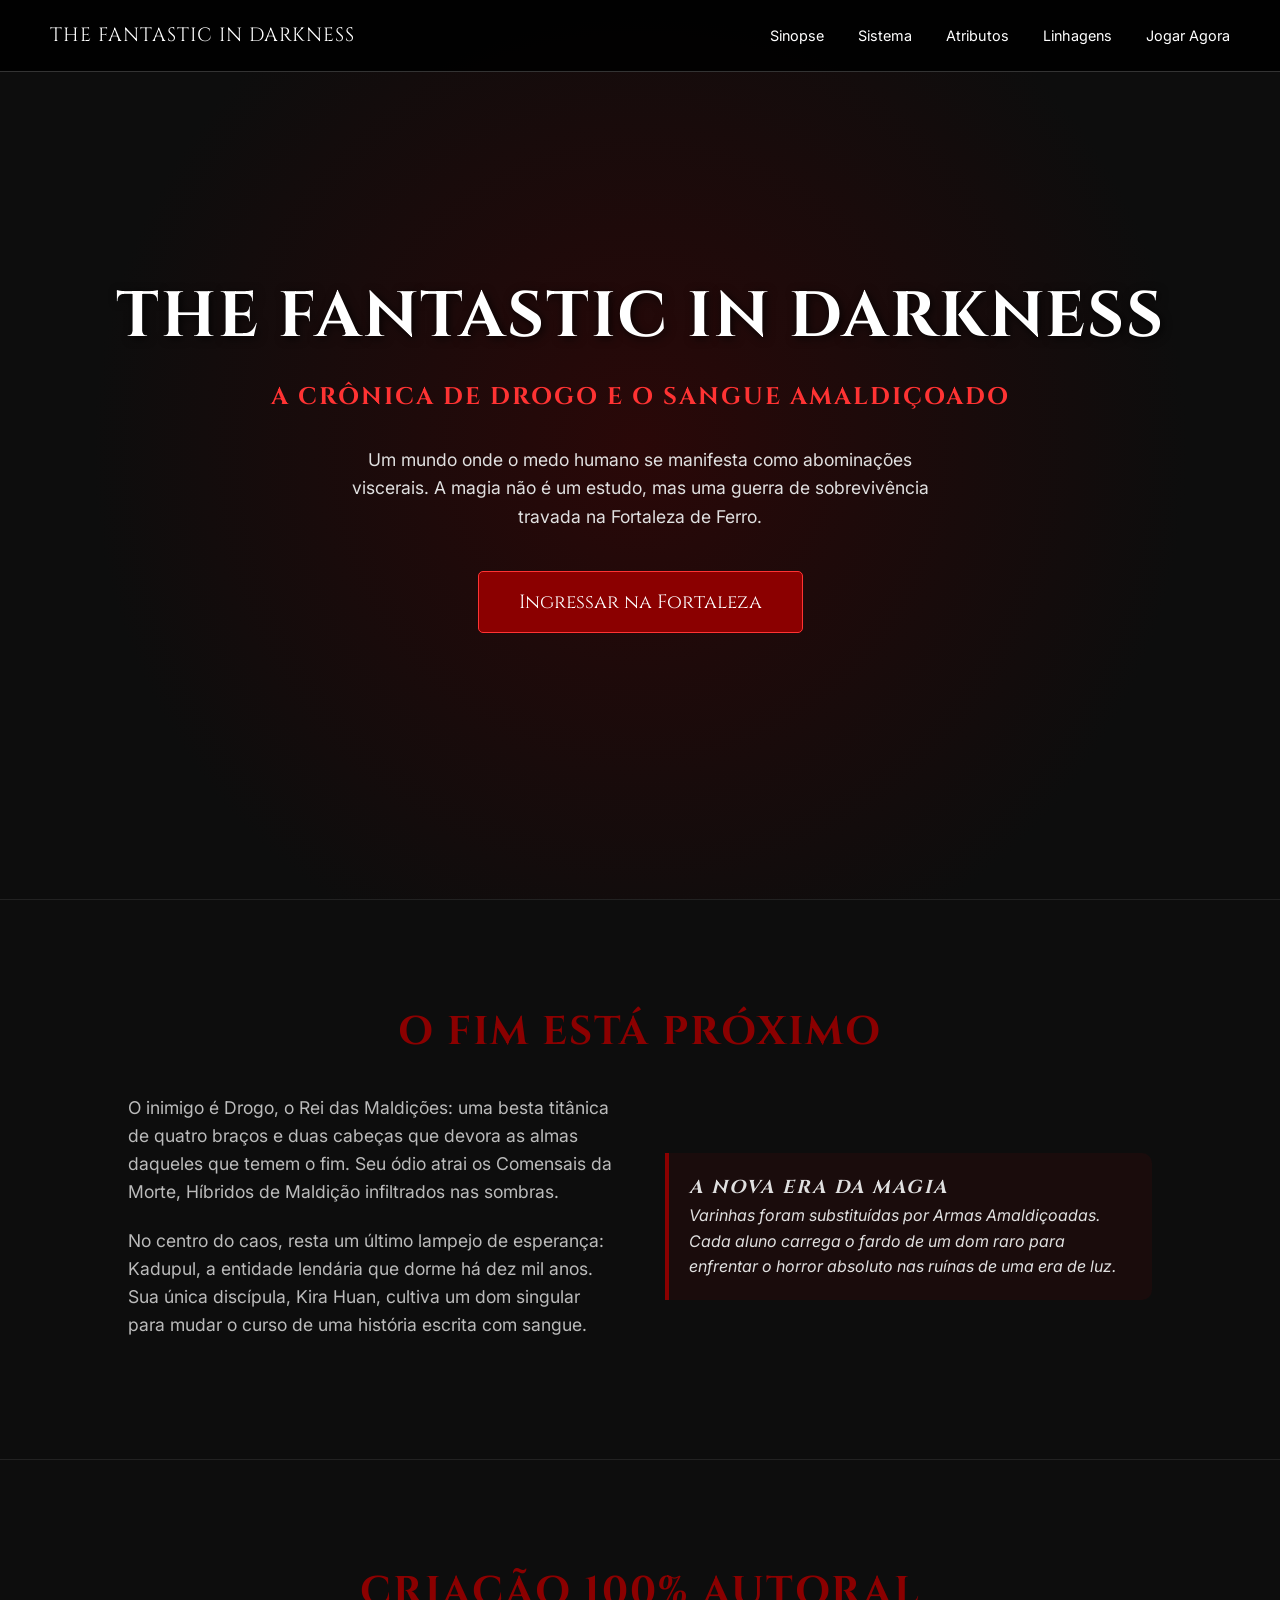
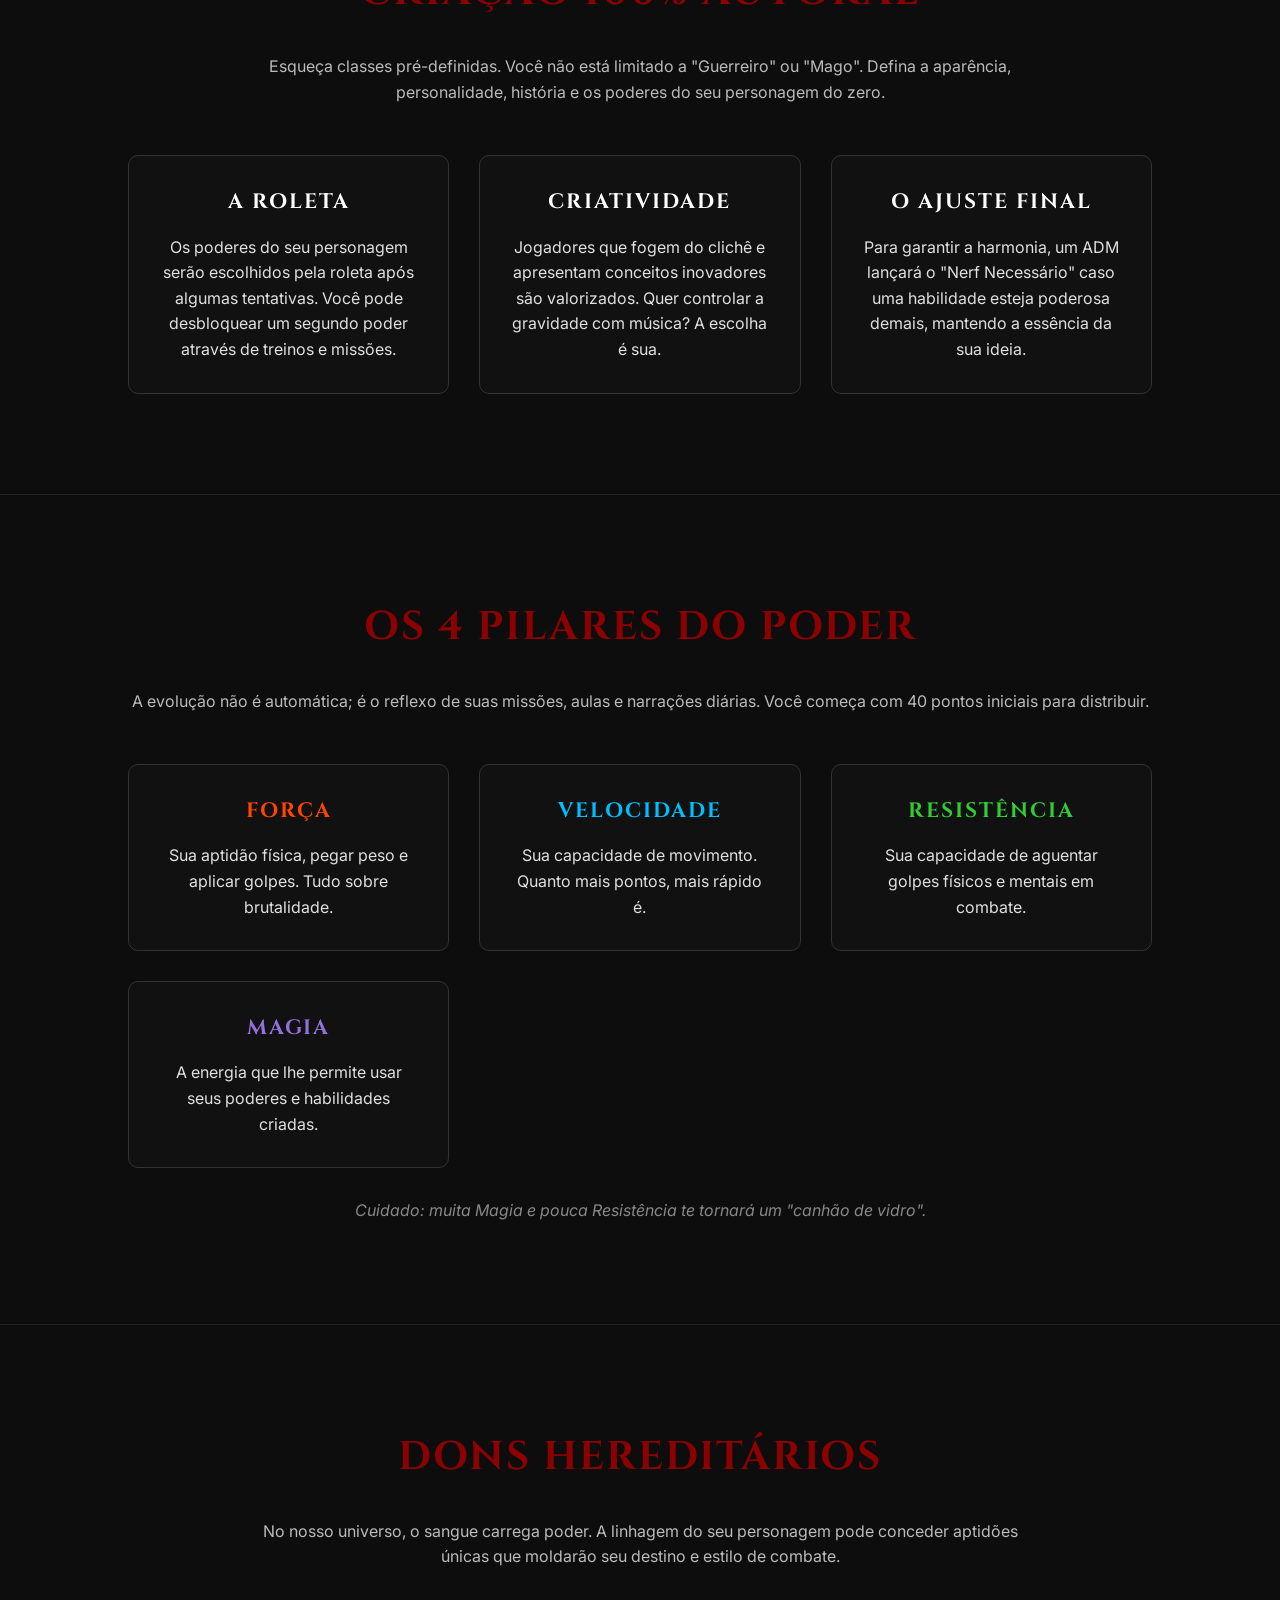
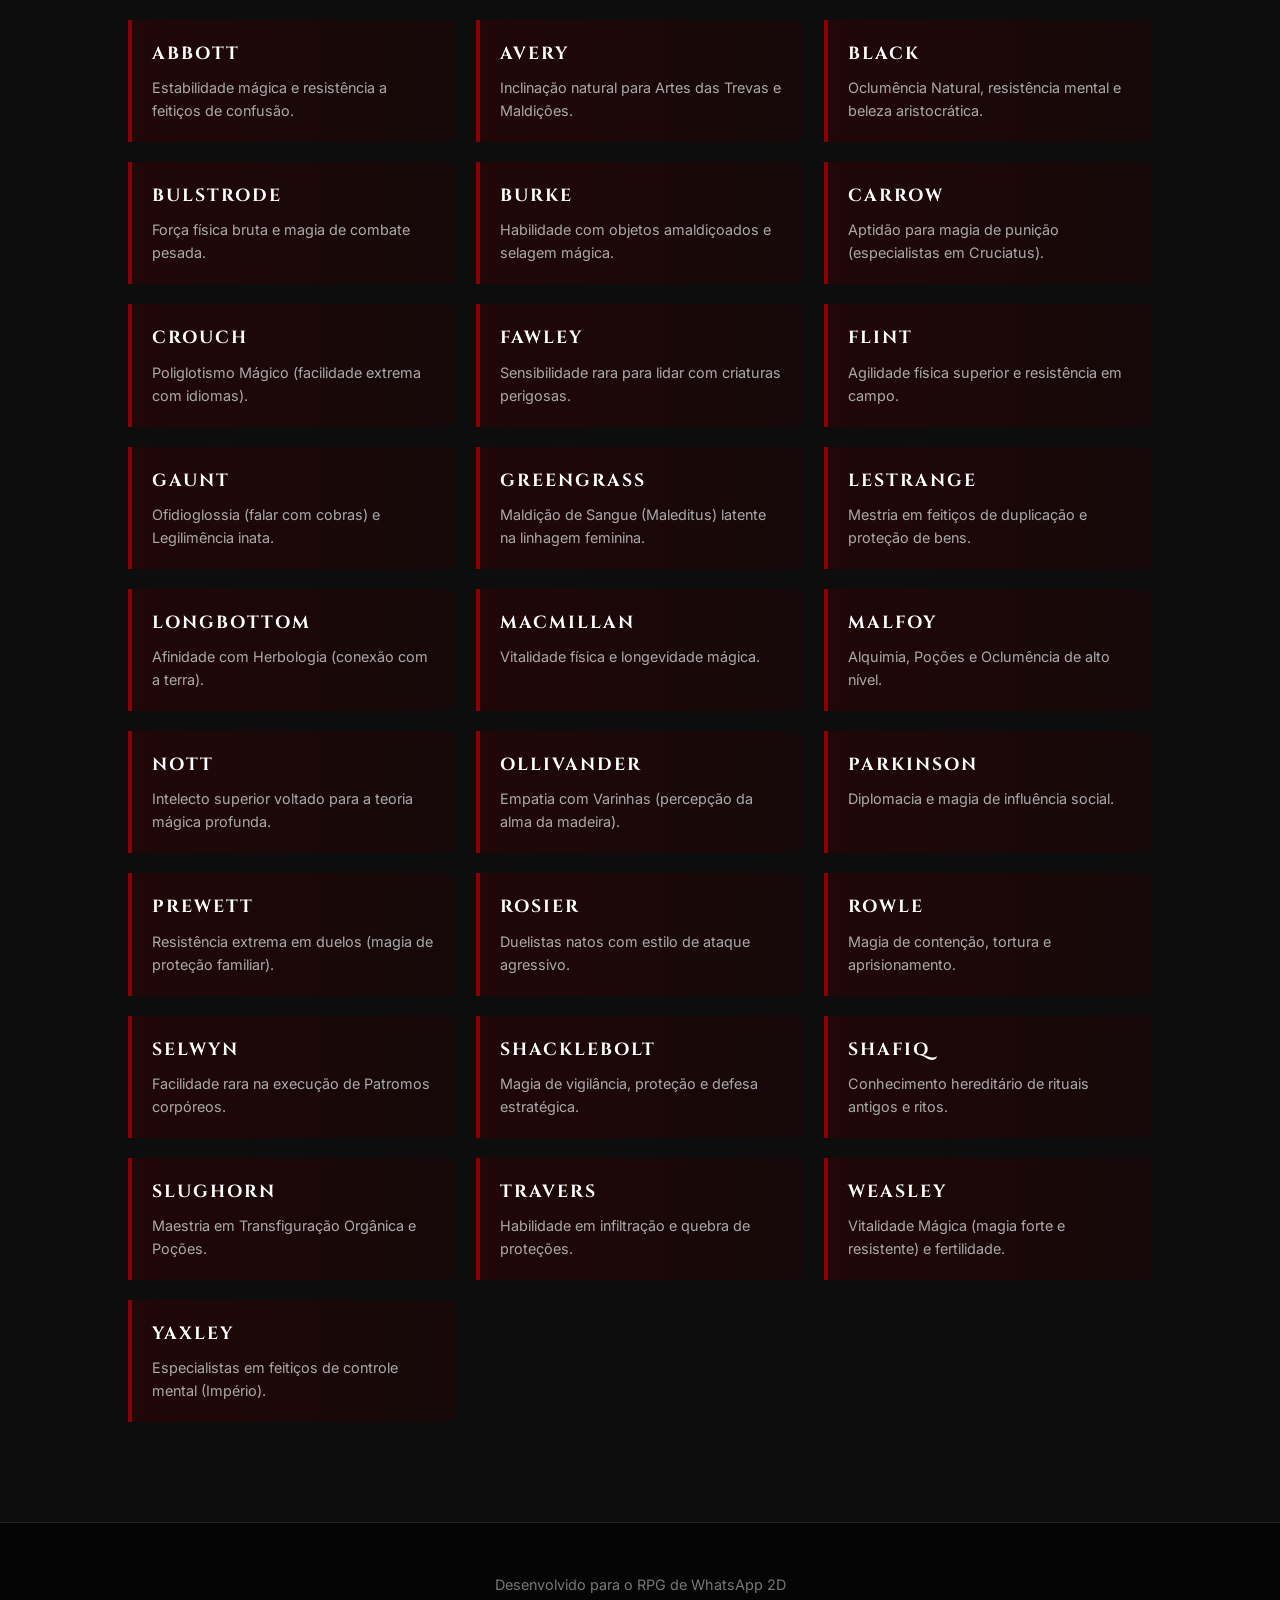
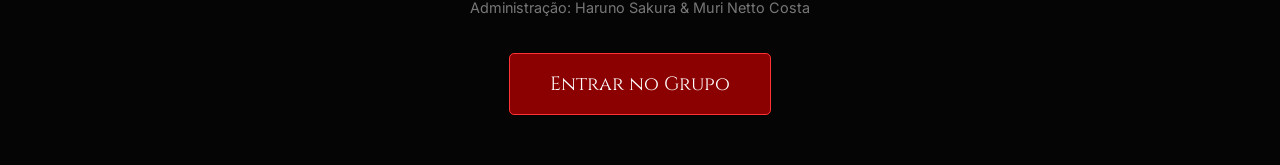
<file: solutimix/rpg/index.html>
<!DOCTYPE html>
<html lang="pt-BR">
<head>
    <meta charset="UTF-8">
    <meta name="viewport" content="width=device-width, initial-scale=1.0">
    <title>The Fantastic in Darkness - RPG</title>
    <link href="https://fonts.googleapis.com/css2?family=Cinzel:wght@400;700&family=Inter:wght@300;400;700&display=swap" rel="stylesheet">
    <style>
        :root {
            --bg-color: #0d0d0d;
            --text-color: #e0e0e0;
            --primary-color: #8b0000; /* Vermelho sangue */
            --accent-color: #ff3333;
            --font-title: 'Cinzel', serif;
            --font-text: 'Inter', sans-serif;
        }

        * {
            margin: 0;
            padding: 0;
            box-sizing: border-box;
        }

        body {
            background-color: var(--bg-color);
            color: var(--text-color);
            font-family: var(--font-text);
            line-height: 1.6;
            overflow-x: hidden;
            scroll-behavior: smooth;
        }

        h1, h2, h3, h4 {
            font-family: var(--font-title);
            text-transform: uppercase;
            letter-spacing: 2px;
        }

        /* --- ANIMAÇÕES --- */
        .hidden {
            opacity: 0;
            transform: translateY(40px);
            transition: all 0.8s ease-out;
        }

        .show {
            opacity: 1;
            transform: translateY(0);
        }

        @keyframes pulseGlow {
            0% { box-shadow: 0 0 10px var(--primary-color); }
            50% { box-shadow: 0 0 30px var(--accent-color); }
            100% { box-shadow: 0 0 10px var(--primary-color); }
        }

        /* --- HEADER & NAV --- */
        header {
            position: fixed;
            top: 0;
            width: 100%;
            padding: 20px 50px;
            background: rgba(0, 0, 0, 0.9);
            display: flex;
            justify-content: space-between;
            align-items: center;
            z-index: 1000;
            border-bottom: 1px solid #333;
        }

        .logo {
            font-family: var(--font-title);
            font-size: 1.2rem;
            color: #fff;
            text-decoration: none;
            letter-spacing: 1px;
        }

        nav a {
            color: #fff;
            text-decoration: none;
            margin-left: 30px;
            font-size: 0.9rem;
            transition: color 0.3s;
        }

        nav a:hover {
            color: var(--accent-color);
        }

        /* --- HERO SECTION --- */
        .hero {
            height: 100vh;
            display: flex;
            flex-direction: column;
            justify-content: center;
            align-items: center;
            text-align: center;
            background: radial-gradient(circle at center, #2a0808 0%, #0d0d0d 70%);
            padding: 0 20px;
        }

        .hero h1 {
            font-size: 4rem;
            color: #fff;
            margin-bottom: 10px;
            text-shadow: 2px 2px 10px rgba(0,0,0,0.8);
        }

        .hero h2 {
            font-size: 1.5rem;
            color: var(--accent-color);
            margin-bottom: 30px;
        }

        .hero p {
            max-width: 600px;
            margin-bottom: 40px;
            font-size: 1.1rem;
        }

        .btn {
            padding: 15px 40px;
            font-family: var(--font-title);
            font-size: 1.2rem;
            color: #fff;
            background-color: var(--primary-color);
            text-decoration: none;
            border-radius: 5px;
            border: 1px solid #ff3333;
            animation: pulseGlow 2s infinite;
            transition: all 0.3s;
        }

        .btn:hover {
            background-color: var(--accent-color);
            transform: scale(1.05);
        }

        /* --- SEÇÕES GERAIS --- */
        section {
            padding: 100px 10%;
            border-bottom: 1px solid #222;
        }

        .section-title {
            font-size: 2.5rem;
            color: var(--primary-color);
            margin-bottom: 30px;
            text-align: center;
        }

        /* --- SINOPSE --- */
        .lore-grid {
            display: grid;
            grid-template-columns: 1fr 1fr;
            gap: 50px;
            align-items: center;
        }

        .lore-text p {
            margin-bottom: 20px;
            font-size: 1.1rem;
            color: #bbb;
        }

        .lore-highlight {
            border-left: 4px solid var(--primary-color);
            padding-left: 20px;
            font-style: italic;
            background: rgba(139, 0, 0, 0.1);
            padding: 20px;
            border-radius: 0 10px 10px 0;
        }

        /* --- SISTEMA E ATRIBUTOS --- */
        .cards-container {
            display: grid;
            grid-template-columns: repeat(auto-fit, minmax(250px, 1fr));
            gap: 30px;
            margin-top: 50px;
        }

        .card {
            background: #111;
            padding: 30px;
            border-radius: 10px;
            border: 1px solid #333;
            text-align: center;
            transition: transform 0.3s, border-color 0.3s;
        }

        .card:hover {
            transform: translateY(-10px);
            border-color: var(--primary-color);
        }

        .card h3 {
            color: #fff;
            margin-bottom: 15px;
            font-size: 1.3rem;
        }

        /* --- LINHAGENS E DONS --- */
        .families-grid {
            display: grid;
            grid-template-columns: repeat(auto-fill, minmax(280px, 1fr));
            gap: 20px;
            margin-top: 50px;
        }

        .family-card {
            background: #150808;
            border-left: 4px solid var(--primary-color);
            padding: 20px;
            border-radius: 0 8px 8px 0;
            transition: all 0.3s ease;
            position: relative;
            overflow: hidden;
        }

        .family-card::before {
            content: '';
            position: absolute;
            top: 0;
            left: 0;
            width: 100%;
            height: 100%;
            background: linear-gradient(90deg, rgba(139,0,0,0.1) 0%, rgba(0,0,0,0) 100%);
            z-index: 1;
        }

        .family-card:hover {
            background: #2a0808;
            transform: translateY(-5px);
            box-shadow: 0 5px 15px rgba(139, 0, 0, 0.3);
            border-left-color: var(--accent-color);
        }

        .family-card h4 {
            color: #fff;
            margin-bottom: 8px;
            font-size: 1.1rem;
            position: relative;
            z-index: 2;
        }

        .family-card p {
            font-size: 0.9rem;
            color: #aaa;
            position: relative;
            z-index: 2;
        }

        /* --- FOOTER --- */
        footer {
            background: #050505;
            text-align: center;
            padding: 50px 20px;
            font-size: 0.9rem;
            color: #777;
        }

        footer span {
            color: var(--accent-color);
        }

        /* Responsividade */
        @media (max-width: 768px) {
            .lore-grid { grid-template-columns: 1fr; }
            .hero h1 { font-size: 2.5rem; }
            header { flex-direction: column; padding: 15px; }
            nav { margin-top: 15px; text-align: center; }
            nav a { margin: 5px 10px; display: inline-block; }
        }
    </style>
</head>
<body>

    <header>
        <a href="#" class="logo">THE FANTASTIC IN DARKNESS</a>
        <nav>
            <a href="#sinopse">Sinopse</a>
            <a href="#sistema">Sistema</a>
            <a href="#atributos">Atributos</a>
            <a href="#linhagens">Linhagens</a>
            <a href="#jogar">Jogar Agora</a>
        </nav>
    </header>

    <section class="hero" id="home">
        <h1 class="hidden">The Fantastic in Darkness</h1>
        <h2 class="hidden">A Crônica de Drogo e o Sangue Amaldiçoado</h2>
        <p class="hidden">Um mundo onde o medo humano se manifesta como abominações viscerais. A magia não é um estudo, mas uma guerra de sobrevivência travada na Fortaleza de Ferro.</p>
        <a href="https://chat.whatsapp.com/LWeHOAhv8kx7z90hU87MxN?mode=gi t" target="_blank" class="btn hidden">Ingressar na Fortaleza</a>
    </section>

    <section id="sinopse" class="hidden">
        <h2 class="section-title">O Fim Está Próximo</h2>
        <div class="lore-grid">
            <div class="lore-text">
                <p>O inimigo é Drogo, o Rei das Maldições: uma besta titânica de quatro braços e duas cabeças que devora as almas daqueles que temem o fim. Seu ódio atrai os Comensais da Morte, Híbridos de Maldição infiltrados nas sombras.</p>
                <p>No centro do caos, resta um último lampejo de esperança: Kadupul, a entidade lendária que dorme há dez mil anos. Sua única discípula, Kira Huan, cultiva um dom singular para mudar o curso de uma história escrita com sangue.</p>
            </div>
            <div class="lore-highlight">
                <h3>A Nova Era da Magia</h3>
                <p>Varinhas foram substituídas por Armas Amaldiçoadas. Cada aluno carrega o fardo de um dom raro para enfrentar o horror absoluto nas ruínas de uma era de luz.</p>
            </div>
        </div>
    </section>

    <section id="sistema" class="hidden">
        <h2 class="section-title">Criação 100% Autoral</h2>
        <p style="text-align: center; max-width: 800px; margin: 0 auto; color: #bbb;">
            Esqueça classes pré-definidas. Você não está limitado a "Guerreiro" ou "Mago". Defina a aparência, personalidade, história e os poderes do seu personagem do zero. 
        </p>
        
        <div class="cards-container">
            <div class="card">
                <h3>A Roleta</h3>
                <p>Os poderes do seu personagem serão escolhidos pela roleta após algumas tentativas. Você pode desbloquear um segundo poder através de treinos e missões.</p>
            </div>
            <div class="card">
                <h3>Criatividade</h3>
                <p>Jogadores que fogem do clichê e apresentam conceitos inovadores são valorizados. Quer controlar a gravidade com música? A escolha é sua.</p>
            </div>
            <div class="card">
                <h3>O Ajuste Final</h3>
                <p>Para garantir a harmonia, um ADM lançará o "Nerf Necessário" caso uma habilidade esteja poderosa demais, mantendo a essência da sua ideia.</p>
            </div>
        </div>
    </section>

    <section id="atributos" class="hidden">
        <h2 class="section-title">Os 4 Pilares do Poder</h2>
        <p style="text-align: center; color: #bbb;">A evolução não é automática; é o reflexo de suas missões, aulas e narrações diárias. Você começa com 40 pontos iniciais para distribuir.</p>
        
        <div class="cards-container">
            <div class="card">
                <h3 style="color: #ff4500;">Força</h3>
                <p>Sua aptidão física, pegar peso e aplicar golpes. Tudo sobre brutalidade.</p>
            </div>
            <div class="card">
                <h3 style="color: #00bfff;">Velocidade</h3>
                <p>Sua capacidade de movimento. Quanto mais pontos, mais rápido é.</p>
            </div>
            <div class="card">
                <h3 style="color: #32cd32;">Resistência</h3>
                <p>Sua capacidade de aguentar golpes físicos e mentais em combate.</p>
            </div>
            <div class="card">
                <h3 style="color: #9370db;">Magia</h3>
                <p>A energia que lhe permite usar seus poderes e habilidades criadas.</p>
            </div>
        </div>
        <p style="text-align: center; margin-top: 30px; font-style: italic; color: #888;">Cuidado: muita Magia e pouca Resistência te tornará um "canhão de vidro".</p>
    </section>

    <section id="linhagens" class="hidden">
        <h2 class="section-title">Dons Hereditários</h2>
        <p style="text-align: center; max-width: 800px; margin: 0 auto; color: #bbb;">
            No nosso universo, o sangue carrega poder. A linhagem do seu personagem pode conceder aptidões únicas que moldarão seu destino e estilo de combate.
        </p>
        
        <div class="families-grid">
            <div class="family-card"><h4>Abbott</h4><p>Estabilidade mágica e resistência a feitiços de confusão.</p></div>
            <div class="family-card"><h4>Avery</h4><p>Inclinação natural para Artes das Trevas e Maldições.</p></div>
            <div class="family-card"><h4>Black</h4><p>Oclumência Natural, resistência mental e beleza aristocrática.</p></div>
            <div class="family-card"><h4>Bulstrode</h4><p>Força física bruta e magia de combate pesada.</p></div>
            <div class="family-card"><h4>Burke</h4><p>Habilidade com objetos amaldiçoados e selagem mágica.</p></div>
            <div class="family-card"><h4>Carrow</h4><p>Aptidão para magia de punição (especialistas em Cruciatus).</p></div>
            <div class="family-card"><h4>Crouch</h4><p>Poliglotismo Mágico (facilidade extrema com idiomas).</p></div>
            <div class="family-card"><h4>Fawley</h4><p>Sensibilidade rara para lidar com criaturas perigosas.</p></div>
            <div class="family-card"><h4>Flint</h4><p>Agilidade física superior e resistência em campo.</p></div>
            <div class="family-card"><h4>Gaunt</h4><p>Ofidioglossia (falar com cobras) e Legilimência inata.</p></div>
            <div class="family-card"><h4>Greengrass</h4><p>Maldição de Sangue (Maleditus) latente na linhagem feminina.</p></div>
            <div class="family-card"><h4>Lestrange</h4><p>Mestria em feitiços de duplicação e proteção de bens.</p></div>
            <div class="family-card"><h4>Longbottom</h4><p>Afinidade com Herbologia (conexão com a terra).</p></div>
            <div class="family-card"><h4>Macmillan</h4><p>Vitalidade física e longevidade mágica.</p></div>
            <div class="family-card"><h4>Malfoy</h4><p>Alquimia, Poções e Oclumência de alto nível.</p></div>
            <div class="family-card"><h4>Nott</h4><p>Intelecto superior voltado para a teoria mágica profunda.</p></div>
            <div class="family-card"><h4>Ollivander</h4><p>Empatia com Varinhas (percepção da alma da madeira).</p></div>
            <div class="family-card"><h4>Parkinson</h4><p>Diplomacia e magia de influência social.</p></div>
            <div class="family-card"><h4>Prewett</h4><p>Resistência extrema em duelos (magia de proteção familiar).</p></div>
            <div class="family-card"><h4>Rosier</h4><p>Duelistas natos com estilo de ataque agressivo.</p></div>
            <div class="family-card"><h4>Rowle</h4><p>Magia de contenção, tortura e aprisionamento.</p></div>
            <div class="family-card"><h4>Selwyn</h4><p>Facilidade rara na execução de Patromos corpóreos.</p></div>
            <div class="family-card"><h4>Shacklebolt</h4><p>Magia de vigilância, proteção e defesa estratégica.</p></div>
            <div class="family-card"><h4>Shafiq</h4><p>Conhecimento hereditário de rituais antigos e ritos.</p></div>
            <div class="family-card"><h4>Slughorn</h4><p>Maestria em Transfiguração Orgânica e Poções.</p></div>
            <div class="family-card"><h4>Travers</h4><p>Habilidade em infiltração e quebra de proteções.</p></div>
            <div class="family-card"><h4>Weasley</h4><p>Vitalidade Mágica (magia forte e resistente) e fertilidade.</p></div>
            <div class="family-card"><h4>Yaxley</h4><p>Especialistas em feitiços de controle mental (Império).</p></div>
        </div>
    </section>

    <footer id="jogar">
        <p>Desenvolvido para o RPG de WhatsApp 2D <span></span></p>
        <p>Administração: Haruno Sakura & Muri Netto Costa <span></span></p>
        <br>
        <a href="https://chat.whatsapp.com/LWeHOAhv8kx7z90hU87MxN?mode=gi t" target="_blank" class="btn" style="display: inline-block; margin-top: 10px;">Entrar no Grupo</a>
    </footer>

    <script>
        const observer = new IntersectionObserver((entries) => {
            entries.forEach((entry) => {
                if (entry.isIntersecting) {
                    entry.target.classList.add('show');
                }
            });
        }, {
            threshold: 0.1 
        });

        const hiddenElements = document.querySelectorAll('.hidden');
        hiddenElements.forEach((el) => observer.observe(el));
    </script>
</body>
</html>
</file>
